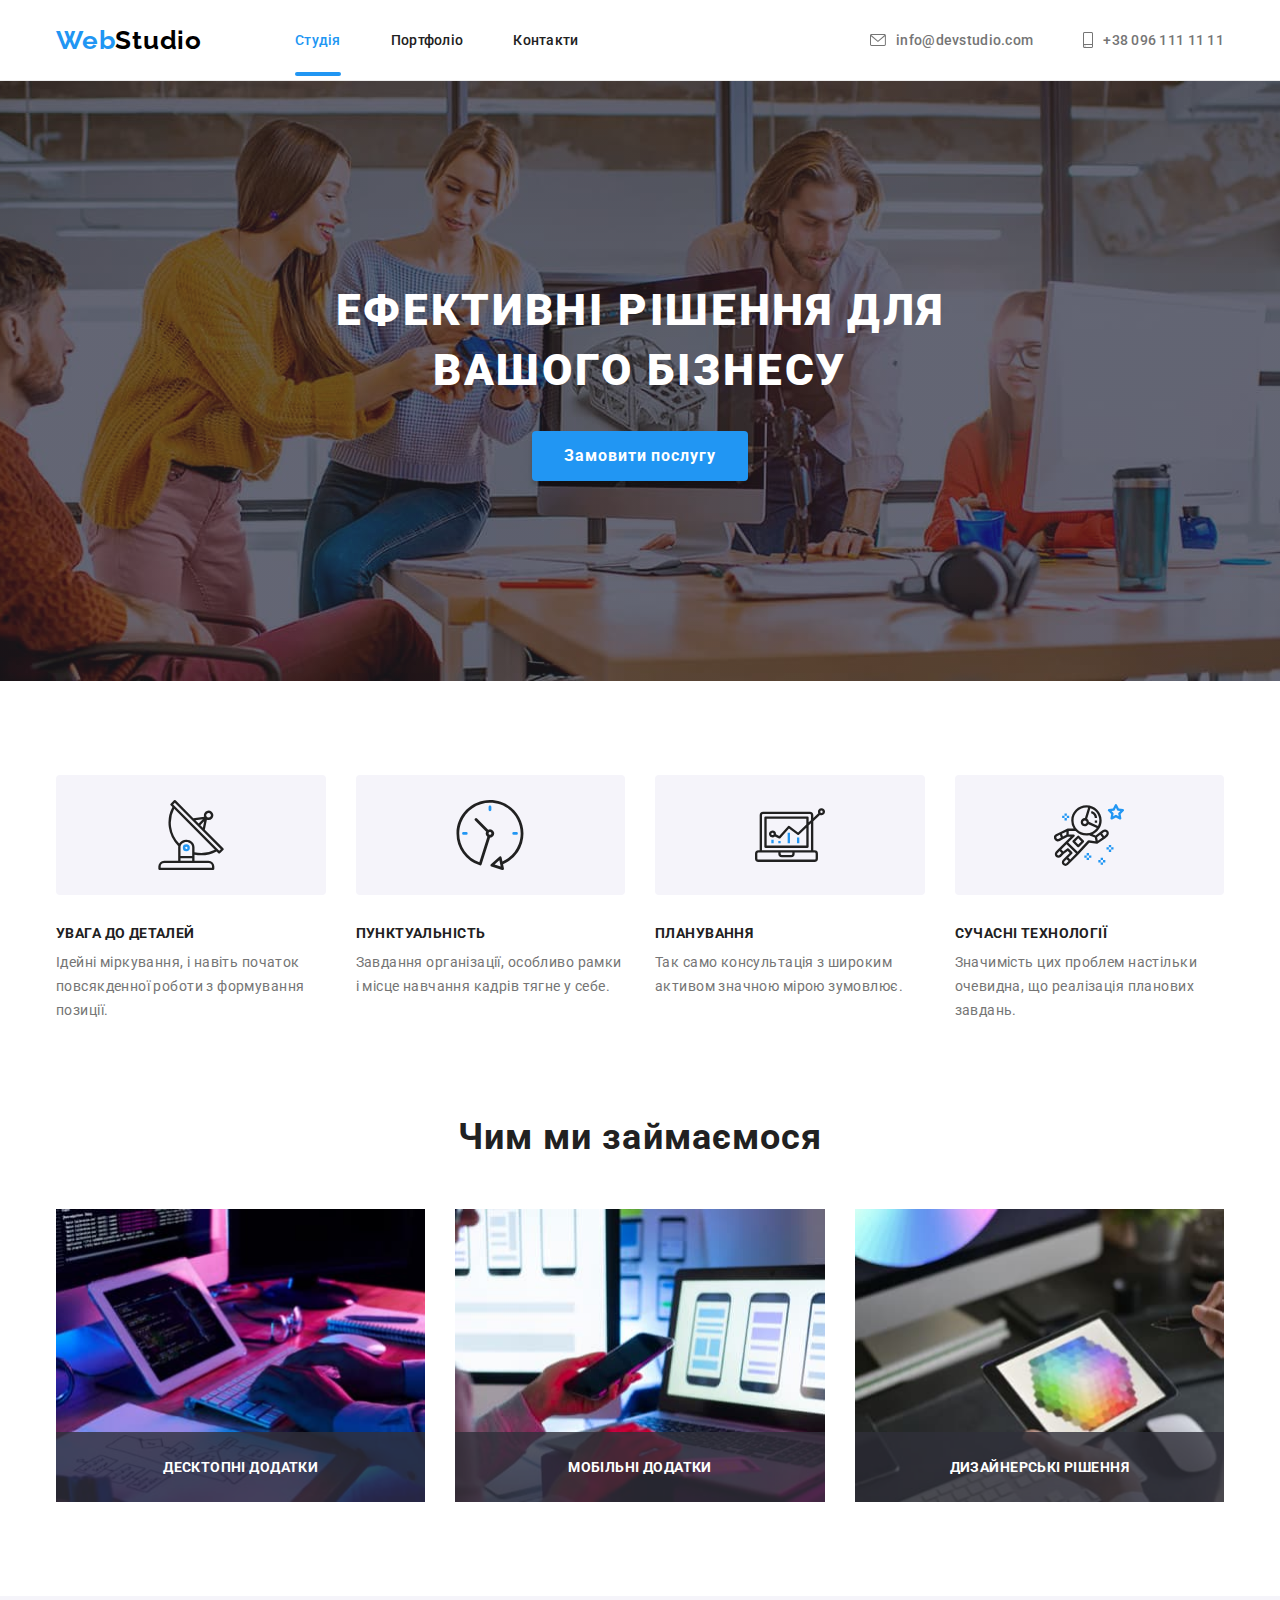
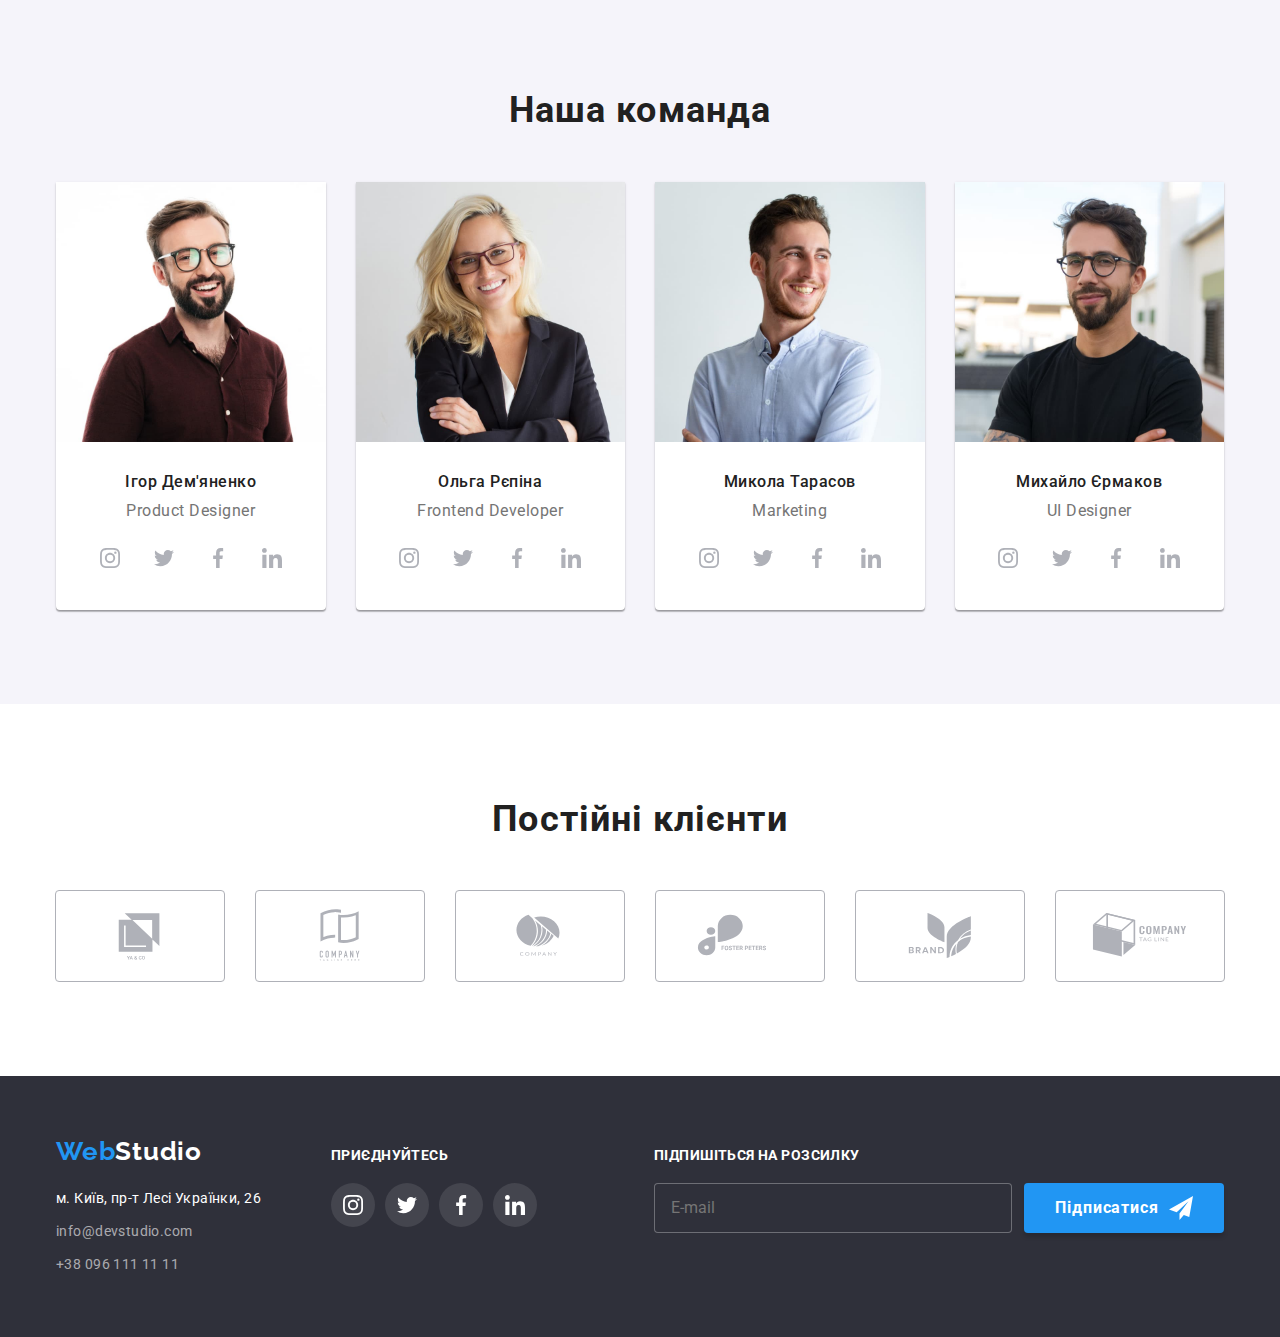
<file: index.html>
<!DOCTYPE html>
<html lang="uk">
  <head>
    <meta charset="UTF-8" />
    <meta http-equiv="X-UA-Compatible" content="IE=edge" />
    <meta name="viewport" content="width=device-width, initial-scale=1.0" />
    <title>WebStudio</title>
    <link
      href="https://fonts.googleapis.com/css2?family=Raleway:wght@700&family=Roboto:wght@400;500;700;900&display=swap"
      rel="stylesheet"
    />
    <link
      rel="stylesheet"
      href="https://cdnjs.cloudflare.com/ajax/libs/modern-normalize/1.1.0/modern-normalize.min.css"
    />
    <link rel="stylesheet" href="./css/style.css" />
    <link rel="preconnect" href="https://fonts.googleapis.com" />
    <link rel="preconnect" href="https://fonts.gstatic.com" crossorigin />
    <link rel="preconnect" href="https://fonts.googleapis.com" />
    <link rel="preconnect" href="https://fonts.gstatic.com" crossorigin />
    <link rel="preconnect" href="https://fonts.googleapis.com" />
    <link rel="preconnect" href="https://fonts.gstatic.com" crossorigin />
  </head>
  <body>
    <!--Логотип сайту-->
    <header class="header">
      <div class="conteiner">
        <div class="header-conteiner">
          <div class="header-nav">
            <a href="./index.html" class="logo">
              <span class="logo-header">Web</span>Studio
            </a>
            <!--Меню навігайції-->
            <nav class="nav-conteiner">
              <ul class="site-nav">
                <li>
                  <a href="index.html" class="link current">Студія</a>
                    
                </li>
                <li><a href="portfolio.html" class="link">Портфоліо</a></li>
                <li><a href="#" class="link">Контакти</a></li>
              </ul>
            </nav>
          </div>

          <ul class="contacts">
            <li class="contacts-item">
              <a href="mailto:info@devstudio.com" class="link">
                <svg class="icon-contacts" width="16px" height="12px">
                  <use href="./images/icons.svg#icon-envelopehover"></use>
                </svg>
                info@devstudio.com
              </a>
            </li>
            <li class="contacts-item">
              <a href="tel:+380961111111" class="link">
                <svg class="icon-contacts" width="10px" height="16px">
                  <use href="./images/icons.svg#icon-smartphone"></use>
                </svg>+38 096 111 11 11</a>
            </li>
          </ul>
        </div>
      </div>
    </header>
    <!--Основний контент-->
    <main>
      <!-- Основний контент героя -->
      <section class="main-hero">
        <div class="conteiner">
          <div class="conteiner-hero">
            <h1 class="title-hero">Ефективні рішення для вашого бізнесу</h1>
            <button class="botton-hero" type="button" data-modal-open>
              Замовити послугу</button>
          </div>
        </div>
      </section>
      <!--Сильні сторони-->
      <section class="section">
        <div class="conteiner">
          <h2 class="visually-hidden">Наші переваги</h2>

          <ul class="list-benefits">
            <li class="item">
              <div class="box-benefits">
                <svg class="icon-benefits" width="70" height="70">
                  <use href="./images/icons.svg#icon-antenna1"></use>
                </svg>
              </div>
              <h3 class="subject">Увага до деталей</h3>
              <p class="text">
                Ідейні міркування, і навіть початок повсякденної роботи з
                формування позиції.
              </p>
            </li>

            <li class="item">
              <div class="box-benefits">
                <svg class="icon-benefits" width="70" height="70">
                  <use href="./images/icons.svg#icon-clock1"></use>
                </svg>
              </div>
              <h3 class="subject">Пунктуальність</h3>
              <p class="text">
                Завдання організації, особливо рамки і місце навчання кадрів
                тягне у себе.
              </p>
            </li>

            <li class="item">
              <div class="box-benefits">
                <svg class="icon-benefits" width="70" height="70">
                  <use href="./images/icons.svg#icon-diagram1"></use>
                </svg>
              </div>
              <h3 class="subject">Планування</h3>
              <p class="text">
                Так само консультація з широким активом значною мірою зумовлює.
              </p>
            </li>

            <li class="item">
              <div class="box-benefits">
                <svg class="icon-benefits" width="70" height="70">
                  <use href="./images/icons.svg#icon-astronaut1"></use>
                </svg>
              </div>
              <h3 class="subject">Сучасні технології</h3>
              <p class="text">
                Значимість цих проблем настільки очевидна, що реалізація
                планових завдань.
              </p>
            </li>
          </ul>
        </div>
      </section>
      <!--Чим ми займаємося-->
      <section class="main-working">
        <div class="conteiner">
          <h2 class="title-working">Чим ми займаємося</h2>
          <ul class="list-working">
            <li class="item-working">
              <img src="./images/img1.jpg" alt="Пишем код" width="370" />
             <p class="text-working">Десктопні додатки</p> 
            </li>
            <li class="item-working">
              <img
                src="./images/img2.jpg"
                alt="Розробляємо мобільні додатки"
                width="370"
              />
              <p class="text-working">Мобільні додатки</p>
            </li>
            <li class="item-working">
              <img
                src="./images/img3.jpg"
                alt="Розробляємо дизайн"
                width="370"
              />
              <p class="text-working">Дизайнерські рішення</p>
            </li>
          </ul>
        </div>
      </section>
      <!--Наша команда-->
      <section class="main-team section">
        <div class="conteiner">
          <h2 class="title-team">Наша команда</h2>
          <ul class="list-team">
            <li class="item-team">
              <img src="./images/img4.jpg" alt="Ігор Дем'яненко" width="270" />
              <div class="conteiner-team">
                <p class="text-team">Ігор Дем'яненко</p>
                <p lang="en" class="desc-team">Product Designer</p>
              </div>
              <ul class="soc-list">
                <li class="soc-item"><a class="soc-link" href="#">
                  <svg class="soc-icon" width="20" height="20">
                    <use href="./images/icons.svg#icon-instagram2"></use>
                  </svg>
                </a></li>
                <li class="soc-item"><a class="soc-link" href="#">
                  <svg class="soc-icon" width="20" height="20">
                    <use href="./images/icons.svg#icon-twitter1"></use>
                  </svg>
                </a></li>
                <li class="soc-item"><a class="soc-link" href="#">
                  <svg class="soc-icon" width="20" height="20">
                    <use href="./images/icons.svg#icon-facebook1"></use>
                  </svg>
                </a></li>
                <li class="soc-item"><a class="soc-link" href="#">
                  <svg class="soc-icon" width="20" height="20">
                    <use href="./images/icons.svg#icon-linkedin1"></use>
                  </svg>
                </a></li>
              </ul>
            </li>
            <li class="item-team">
              <img src="./images/img5.jpg" alt="Ольга Рєпіна" width="270" />
              <div class="conteiner-team">
                <p class="text-team">Ольга Рєпіна</p>
                <p lang="en" class="desc-team">Frontend Developer</p>
              </div>
              <ul class="soc-list">
                <li class="soc-item"><a class="soc-link" href="#">
                  <svg class="soc-icon" width="20" height="20">
                    <use href="./images/icons.svg#icon-instagram2"></use>
                  </svg>
                </a></li>
                <li class="soc-item"><a class="soc-link" href="#">
                  <svg class="soc-icon" width="20" height="20">
                    <use href="./images/icons.svg#icon-twitter1"></use>
                  </svg>
                </a></li>
                <li class="soc-item"><a class="soc-link" href="#">
                  <svg class="soc-icon" width="20" height="20">
                    <use href="./images/icons.svg#icon-facebook1"></use>
                  </svg>
                </a></li>
                <li class="soc-item"><a class="soc-link" href="#">
                  <svg class="soc-icon" width="20" height="20">
                    <use href="./images/icons.svg#icon-linkedin1"></use>
                  </svg>
                </a></li>
              </ul>
            </li>
            <li class="item-team">
              <img src="./images/img6.jpg" alt="Микола Тарасов" width="270" />
              <div class="conteiner-team">
                <p class="text-team">Микола Тарасов</p>
                <p lang="en" class="desc-team">Marketing</p>
              </div>
              <ul class="soc-list">
                <li class="soc-item"><a class="soc-link" href="#">
                  <svg class="soc-icon" width="20" height="20">
                    <use href="./images/icons.svg#icon-instagram2"></use>
                  </svg>
                </a></li>
                <li class="soc-item"><a class="soc-link" href="#">
                  <svg class="soc-icon" width="20" height="20">
                    <use href="./images/icons.svg#icon-twitter1"></use>
                  </svg>
                </a></li>
                <li class="soc-item"><a class="soc-link" href="#">
                  <svg class="soc-icon" width="20" height="20">
                    <use href="./images/icons.svg#icon-facebook1"></use>
                  </svg>
                </a></li>
                <li class="soc-item"><a class="soc-link" href="#">
                  <svg class="soc-icon" width="20" height="20">
                    <use href="./images/icons.svg#icon-linkedin1"></use>
                  </svg>
                </a></li>
              </ul>
            </li>
            <li class="item-team">
              <img src="./images/img7.jpg" alt="Михайло Єрмаков" width="270" />
              <div class="conteiner-team">
                <p class="text-team">Михайло Єрмаков</p>
                <p lang="en" class="desc-team">UI Designer</p>
              </div>
              <ul class="soc-list">
                <li class="soc-item"><a class="soc-link" href="#">
                  <svg class="soc-icon" width="20" height="20">
                    <use href="./images/icons.svg#icon-instagram2"></use>
                  </svg>
                </a></li>
                <li class="soc-item"><a class="soc-link" href="#">
                  <svg class="soc-icon" width="20" height="20">
                    <use href="./images/icons.svg#icon-twitter1"></use>
                  </svg>
                </a></li>
                <li class="soc-item"><a class="soc-link" href="#">
                  <svg class="soc-icon" width="20" height="20">
                    <use href="./images/icons.svg#icon-facebook1"></use>
                  </svg>
                </a></li>
                <li class="soc-item"><a class="soc-link" href="#">
                  <svg class="soc-icon" width="20" height="20">
                    <use href="./images/icons.svg#icon-linkedin1"></use>
                  </svg>
                </a></li>
              </ul>
            </li>
          </ul>
        </div>
      </section>
      <!-- Постійні клієнти -->
      <section class="section">
        <div class="conteiner">
          <h2 class="title-clients">Постійні клієнти</h2>
          <ul class="list-clients">
            <li class="item-clients">
            <a href="#" class="link-clients">
                  <svg class="icon-clients" width="106" height="60">
                    <use href="./images/icons.svg#icon-Logo"></use>
                  </svg>              
            </a>
          </li>
            <li class="item-clients"><a href="#" class="link-clients">
              <svg class="icon-clients" width="106" height="60">
                <use href="./images/icons.svg#icon-Logo1"></use>
              </svg> 
            </a></li>
            <li class="item-clients"><a href="#" class="link-clients">
                  <svg class="icon-clients" width="106" height="60">
                    <use href="./images/icons.svg#icon-Logo2"></use>
                  </svg> 
            </a></li>
            <li class="item-clients"><a href="#" class="link-clients">
              <svg class="icon-clients" width="106" height="60">
                <use href="./images/icons.svg#icon-Logo3"></use>
              </svg> 
            </a></li>
            <li class="item-clients"><a href="#" class="link-clients">
              <svg class="icon-clients" width="106" height="60">
                <use href="./images/icons.svg#icon-Logo4"></use>
              </svg> 
            </a></li>
            <li class="item-clients"><a href="#" class="link-clients">
              <svg class="icon-clients" width="106" height="60">
                <use href="./images/icons.svg#icon-Logo5"></use>
              </svg> 
            </a></li>
          </ul>
        </div>
      </section>
    </main>
    <!-- Футер сайту -->
    <footer class="footer-section">
      <div class="conteiner">
        <div class="box-footer">

          <div class="tumb-footer">
            <div class="box-footer-logo">
              <div class="conteiner-footer">
                <a href="/" class="logo-footer">
                  <span class="footer-desc">Web</span>Studio
                </a>
                      </div>          
                        <address class="footer-address">
                          <ul class="list-footer">
                            <li class="item-footer">
                              <a
                                href="https://goo.gl/maps/CPtrU1FHBa2aNyZL9"
                                target="_blank"
                                rel="noopener noreferrer nofollow"
                                class="address-link map-link"
                                >м. Київ, пр-т Лесі Українки, 26</a
                              >
                            </li>
                            <li class="item-footer">
                              <a href="mailto:info@devstudio.com" class="address-link"
                                >info@devstudio.com</a
                              >
                            </li>
                            <li class="item-footer">
                              <a href="tel:+380961111111" class="address-link"
                                >+38 096 111 11 11</a
                              >
                            </li>
                          </ul>
                        </address>
            </div>
            <div class="box-footer-social">
              <h2 class="footer-title">Приєднуйтесь</h2>
              <ul class="social-list">
                <li>
                  <a href="#" class="social-link">
                  <svg width="20" hight="20">
                  <use href="./images/icons.svg#icon-instagram2"></use>
                </svg></a>
              </li>
                <li>
                  <a href="#" class="social-link">
                  <svg width="20" hight="20">
                  <use href="./images/icons.svg#icon-twitter1"></use>
                </svg></a>
              </li>
                <li>
                  <a href="#" class="social-link">
                  <svg width="20" hight="20">
                  <use href="./images/icons.svg#icon-facebook1"></use>
                </svg></a>
              </li>
                <li>
                  <a href="#" class="social-link">
                  <svg width="20" hight="20">
                  <use href="./images/icons.svg#icon-linkedin1"></use>
                </svg></a>
              </li>
              </ul>
            </div>
          </div>

          <div class="box-form">
            <h2 class="footer-title">Підпишіться на розсилку</h2>
            <form>
              <div class="tumb-form">
                <label class="visually-hidden" for="footer-mail"></label>
                <input 
                class="input-footer"
                type="email"
                name="footer-mail"
                id="footer-mail"
                placeholder="E-mail">
                <button class="btn-form-footer" type="submit">Підписатися
                  <svg class="icon-form-footer" width="24" height="24">
                    <use href="./images/icons.svg#icon-icon-telegram"></use>
                  </svg>
                </button>
              </div>
            </form>
          </div>
        </div>
      </div>
    </footer>
    <!-- Модельне вікно -->
    <div class="backdrop is-hidden" data-modal>
      <div class="modal">
        <button class="modal-button" type="button" data-modal-close>
          <svg class="icon-modal" width="18" height="18">
            <use href="./images/icons.svg#icon-close-black-18dp"></use>
          </svg>
        </button>
        <h2 class="title-form">Залиште свої дані, ми вам передзвонимо</h2>
        <form class="form-modal">
          <label class="form-label" for="user-name">Ім'я</label>
          <div class="form-control">
            <input 
            class="form-input"
            type="text"
            id="user-name"
            name="user-name">
            <svg class="icon-form" width="18" height="18">
              <use href="./images/icons.svg#icon-person"></use>
            </svg>
          </div>
          <label class="form-label" for="phone-form">Телефон</label>
          <div class="form-control">
            <input 
            class="form-input"
            type="tel"
            id="phone-form"
            name="phone-form">
            <svg class="icon-form" width="18" height="18">
              <use href="./images/icons.svg#icon-phone"></use>
            </svg>
          </div>
          <label class="form-label" for="mail-form">Пошта</label>
          <div class="form-control">
            <input 
            class="form-input"
            type="email"
            id="mail-form"
            name="mail-name">
            <svg class="icon-form" width="18" height="18">
              <use href="./images/icons.svg#icon-mail"></use>
            </svg>
          </div>
          <label class="form-label" for="person-comment">Коментар</label>
          <textarea 
          class="form-textarea"
          name="person-comment" 
          id="person-comment"
          placeholder="Введіть текст"></textarea>
          <div class="checkbox">
            <input 
            class="input-checkbox visually-hidden"
            type="checkbox"
            id="terms-checkbox">
            <label class="label-checkbox" for="terms-checkbox">
              Погоджуюся з розсилкою та приймаю 
              <a class="form-link" href="#">Умови договору</a></label>
          </div>
          <button class="btn-form" type="submit">Відправити</button>
        </form>
      </div>
    </div>

    <script src="./js/modal.js"></script>
  </body>
</html>
</file>
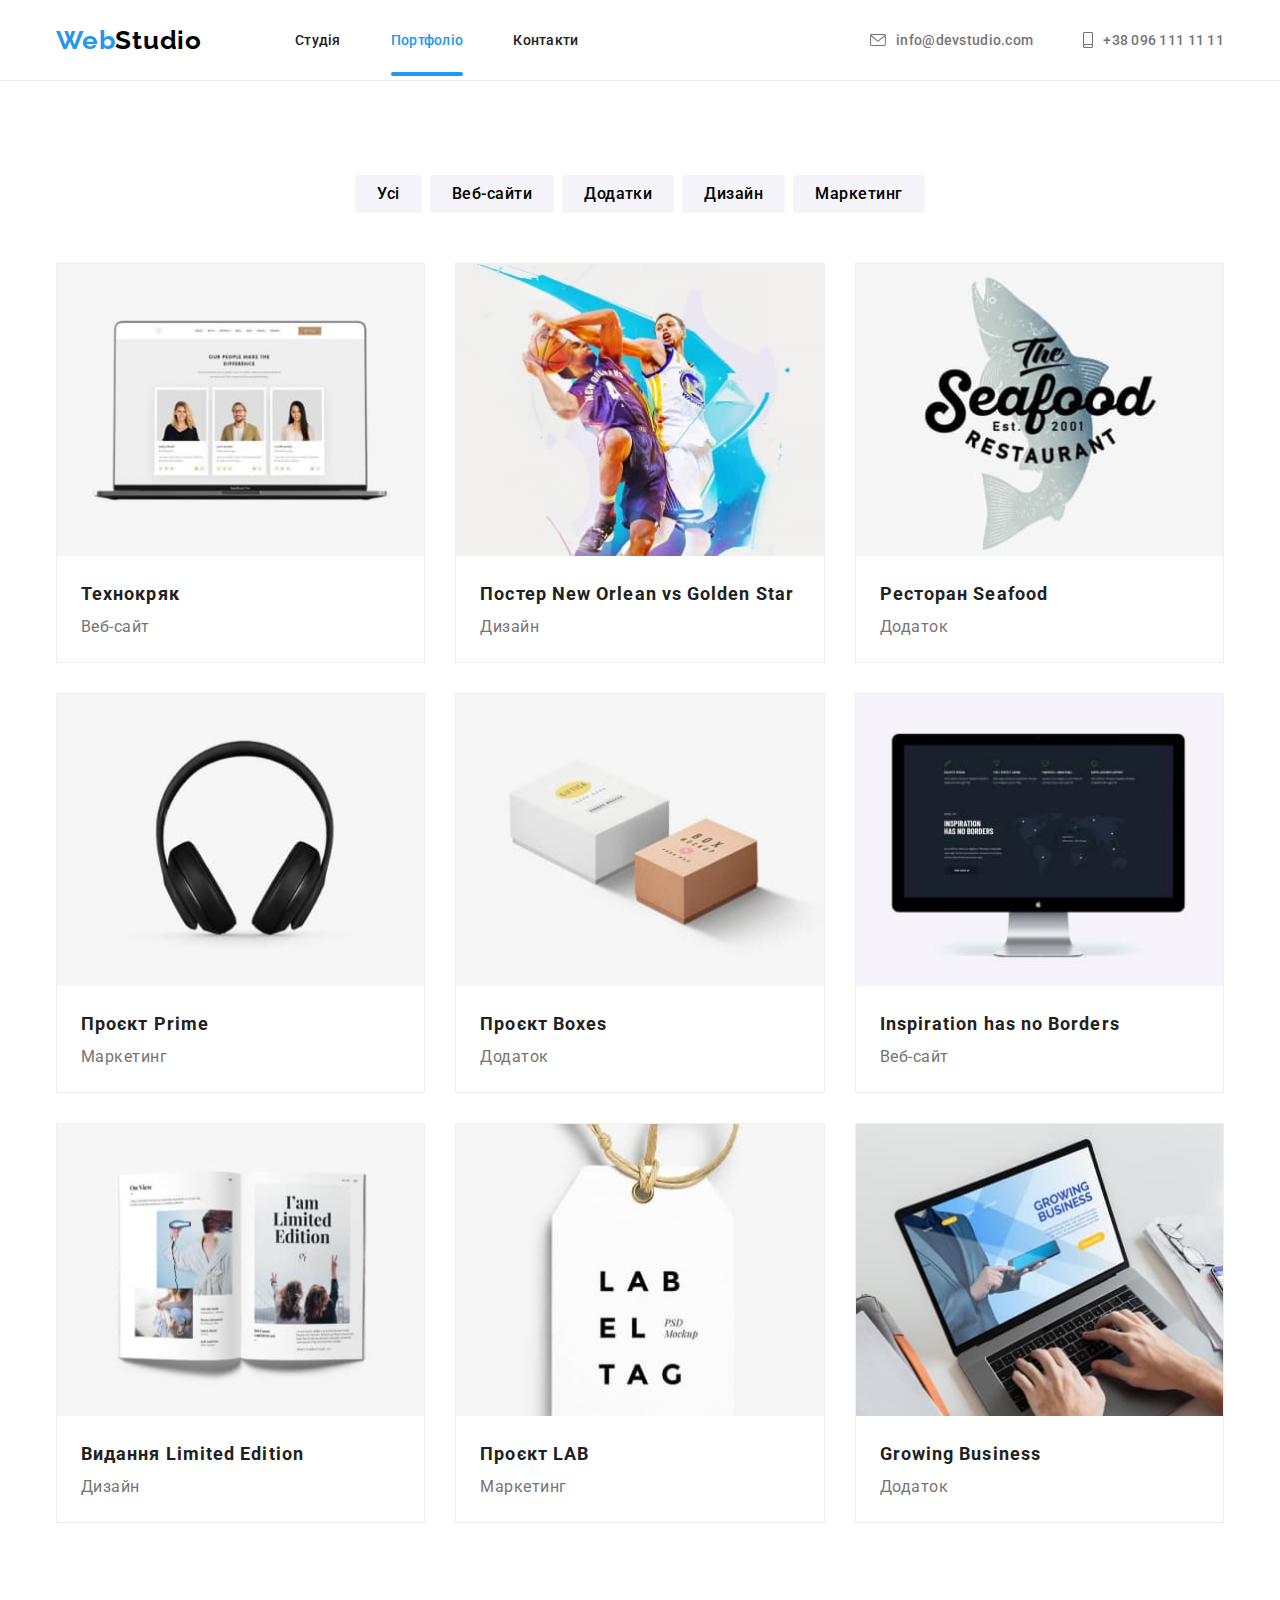
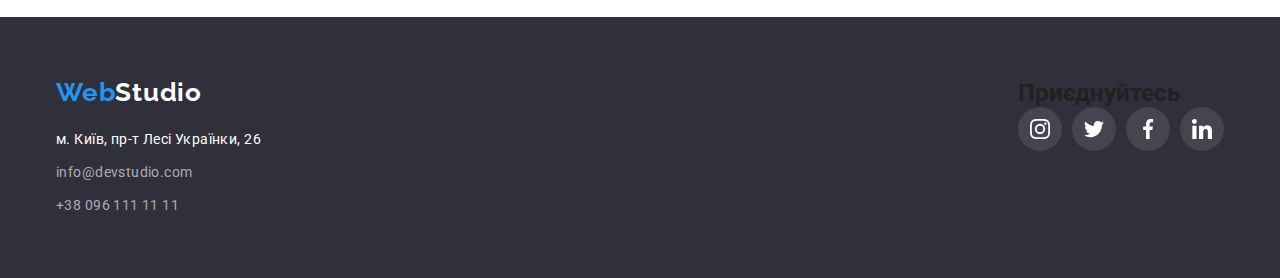
<file: portfolio.html>
<!DOCTYPE html>
<html lang="uk">
  <head>
    <meta charset="UTF-8" />
    <meta http-equiv="X-UA-Compatible" content="IE=edge" />
    <meta name="viewport" content="width=device-width, initial-scale=1.0" />
    <title>WebStudio</title>
    <link
      href="https://fonts.googleapis.com/css2?family=Raleway:wght@700&family=Roboto:wght@400;500;700;900&display=swap"
      rel="stylesheet"
    />
    <link
      rel="stylesheet"
      href="https://cdnjs.cloudflare.com/ajax/libs/modern-normalize/1.1.0/modern-normalize.min.css"
    />
    <link rel="stylesheet" href="./css/style.css" />
    <link rel="preconnect" href="https://fonts.googleapis.com" />
    <link rel="preconnect" href="https://fonts.gstatic.com" crossorigin />
    <link rel="preconnect" href="https://fonts.googleapis.com" />
    <link rel="preconnect" href="https://fonts.gstatic.com" crossorigin />
    <link rel="preconnect" href="https://fonts.googleapis.com" />
    <link rel="preconnect" href="https://fonts.gstatic.com" crossorigin />
  </head>
  <body>
    <!--Шапка профіля-->
    <header class="header">
      <div class="conteiner">
        <div class="header-conteiner">
          <div class="header-nav">
            <a href="./index.html" class="logo">
              <span class="logo-header">Web</span>Studio
            </a>
            <!--Меню навігайції-->
            <nav class="nav-conteiner">
              <ul class="site-nav">
                <li>
                  <a href="index.html" class="link ">Студія</a>
                    
                </li>
                <li><a href="portfolio.html" class="link current">Портфоліо</a></li>
                <li><a href="#" class="link">Контакти</a></li>
              </ul>
            </nav>
          </div>

          <ul class="contacts">
            <li>
              <a href="mailto:info@devstudio.com" class="link">
                <svg class="icon-contacts" width="16px" height="12px">
                  <use href="./images/icons.svg#icon-envelopehover"></use>
                </svg>
                info@devstudio.com
              </a>
            </li>
            <li>
              <a href="tel:+380961111111" class="link">
                <svg class="icon-contacts" width="10px" height="16px">
                  <use href="./images/icons.svg#icon-smartphone"></use>
                </svg>+38 096 111 11 11</a>
            </li>
          </ul>
        </div>
      </div>
    </header>
    <!--Головний контент-->
    <main class="main">
      <!-- Фільтр сторінки портфоліо -->
      <section class="filter-portfolio">
        <div class="conteiner">
          <ul class="items-botton">
            <li class="item-botton">
              <button type="button" class="btn">Усі</button>
            </li>
            <li class="item-botton">
              <button type="button" class="btn">Веб-сайти</button>
            </li>
            <li class="item-botton">
              <button type="button" class="btn">Додатки</button>
            </li>
            <li class="item-botton">
              <button type="button" class="btn">Дизайн</button>
            </li>
            <li class="item-botton">
              <button type="button" class="btn">Маркетинг</button>
            </li>
          </ul>

          <!-- Наповнення сторінки портфоліо -->
          <ul class="list-portfolio">
            <li class="item-portfolio">
              <a href="#" class="link-portfolio">
                <div class="box-portfolio">
                  <img
                src="./images/img-1.jpg"
                alt="Зображення ноутбука на моніторі якого три людини"
                width="370"
              />
              <div class="overlay">
                <p class="text-overlay">Ресурс пропонує комплексні пропозиції з 
                  різним рівнем функціоналу та сервісів. Все це дозволить 
                  відвідувачу отримати вичерпні відомості про компанію чи 
                  приватну особу.
                </p>
              </div>
                </div>
              <div class="text-portfolio">
                <h3 class="title">Технокряк</h3>
                <p class="text">Веб-сайт</p>
              </div>
              </a>
            </li>
            <li class="item-portfolio">
              <a href="#">
                <img
                src="./images/img-2.jpg"
                alt="Два баскетболісти боряться за м'яч"
                width="370"
              />
              <div class="text-portfolio">
                <h3 class="title">Постер New Orlean vs Golden Star</h3>
                <p class="text">Дизайн</p>
              </div>
              </a>
            </li>
            <li class="item-portfolio">
              <a href="#">
                <img
                src="./images/img-3.jpg"
                alt="Риба на якій зображено назва ресторану"
                width="370"
              />
              <div class="text-portfolio">
                <h3 class="title">Ресторан Seafood</h3>
                <p class="text">Додаток</p>
              </div>
              </a>
            </li>
            <li class="item-portfolio">
              <a href="#">
                <img src="./images/img-4.jpg" alt="Навушники" width="370" />
              <div class="text-portfolio">
                <h3 class="title">Проєкт Prime</h3>
                <p class="text">Маркетинг</p>
              </div>
              </a>
            </li>
            <li class="item-portfolio">
              <a href="#">
                <img
                src="./images/img-5.jpg"
                alt="Одна біла коробка одна коричнева"
                width="370"
              />
              <div class="text-portfolio">
                <h3 class="title">Проєкт Boxes</h3>
                <p class="text">Додаток</p>
              </div>
              </a>
            </li>
            <li class="item-portfolio">
              <a href="#">
                <img src="./images/img-6.jpg" alt="Монітор" width="370" />
              <div class="text-portfolio">
                <h3 class="title">Inspiration has no Borders</h3>
                <p class="text">Веб-сайт</p>
              </div>
              </a>
            </li>
            <li class="item-portfolio">
              <a href="#">
                <img
                src="./images/img-7.jpg"
                alt="Відкрита сторінка журналу"
                width="370"
              />
              <div class="text-portfolio">
                <h3 class="title">Видання Limited Edition</h3>
                <p class="text">Дизайн</p>
              </div>
              </a>
            </li>
            <li class="item-portfolio">
              <a href="#">
                <img
                src="./images/img-8.jpg"
                alt="Рекламна вивеска"
                width="370"
              />
              <div class="text-portfolio">
                <h3 class="title">Проєкт LAB</h3>
                <p class="text">Маркетинг</p>
              </div>
              </a>
            </li>
            <li class="item-portfolio">
              <a href="#">
                <img
                src="./images/img-9.jpg"
                alt="Людина працює за ноутбуком"
                width="370"
              />
              <div class="text-portfolio">
                <h3 class="title">Growing Business</h3>
                <p class="text">Додаток</p>
              </div>
              </a>
            </li>
          </ul>
        </div>
      </section>
      <!-- Наповнення сторінки портфоліо -->
    </main>
    <!-- Футер сайту -->
    <footer class="footer-section">
      <div class="conteiner">
        <div class="box-footer">
          <div class="box-footer-logo">
            <div class="conteiner-footer">
              <a href="/" class="logo-footer">
                <span class="footer-desc">Web</span>Studio
              </a>
                    </div>          
                      <address class="footer-address">
                        <ul class="list-footer">
                          <li class="item-footer">
                            <a
                              href="https://goo.gl/maps/CPtrU1FHBa2aNyZL9"
                              target="_blank"
                              rel="noopener noreferrer nofollow"
                              class="address-link map-link"
                              >м. Київ, пр-т Лесі Українки, 26</a
                            >
                          </li>
                          <li class="item-footer">
                            <a href="mailto:info@devstudio.com" class="address-link"
                              >info@devstudio.com</a
                            >
                          </li>
                          <li class="item-footer">
                            <a href="tel:+380961111111" class="address-link"
                              >+38 096 111 11 11</a
                            >
                          </li>
                        </ul>
                      </address>
          </div>
          <div class="box-footer-social">
            <h2 class="social-title">Приєднуйтесь</h2>
            <ul class="social-list">
              <li>
                <a href="#" class="social-link">
                <svg width="20" hight="20">
                <use href="./images/icons.svg#icon-instagram2"></use>
              </svg></a>
            </li>
              <li>
                <a href="#" class="social-link">
                <svg width="20" hight="20">
                <use href="./images/icons.svg#icon-twitter1"></use>
              </svg></a>
            </li>
              <li>
                <a href="#" class="social-link">
                <svg width="20" hight="20">
                <use href="./images/icons.svg#icon-facebook1"></use>
              </svg></a>
            </li>
              <li>
                <a href="#" class="social-link">
                <svg width="20" hight="20">
                <use href="./images/icons.svg#icon-linkedin1"></use>
              </svg></a>
            </li>
            </ul>
          </div>
        </div>
      </div>
    </footer>
  </body>
</html>
</file>
<file: css/style.css>
/* Колір основного тектсу #212121*/
/*Вторичний колір #757575*/
/* Білий #FFFFFF */
/* Акцент #2196F3 */
/* Вторичний колір фона #F5F4FA */
/* Колір логотипу #000000 */
/* Колір фону героя #2F303A */
/* Обов'язково box-sizing!!  */

:root {
    --primary-text-color: #212121;
    --title-text-color: #FFFFFF;
    --desc-text-color: #757575;
    --accent-color: #2196F3;
    --section-content: 94px;
    --icon-pramery-color: #AFB1B8;
    --icon-accent-color: #2196F3;
    --icon-soc-footer: #ffffff;
    --icon-bcg-color: #FFFFFF;
    --bcg-color-benefits: #F5F4FA;
    --bcg-modal: #ffffff;
    --modal-form-color: rgba(33, 33, 33, 0.2);
    --modal-form-accent-color: #2196F3;
    --bcg-footer: #2F303A;
}


body {

    background-color: var(--title-text-color);
    color: var(--primary-text-color);
    
    font-family: 'Roboto', sans-serif;

}
a {
    text-decoration: none;
}
ul {
    list-style-type: none;
}

h1,
h2,
h3,
h4,
h5,
h6,
p {
    margin: 0;
}
img {
    display: block;
    max-width: 100%;
    height: auto;
}
/* Клас контейнер */
.conteiner {
    width: 100%;
    height: auto;
    max-width: 1200px;
    margin: 0 auto;
    padding: 0 16px;
}
/* Клас секшен */
.section {
    padding: var(--section-content) 0;
}

.main-working {
    padding-bottom: var(--section-content);
}

.site-nav .link.current {
    position: relative;
    color: var(--accent-color);
}

.header {
    border-bottom: 1px solid #ECECEC;
}

.filter-portfolio {
    padding: var(--section-content) 0;
}

/* Стиль логотипу */

.header-conteiner {
    display: flex;
    align-items: center;
    justify-content: space-between;
}
.header-nav {
    display: flex;
    align-items: center;
    justify-content: space-between;
    gap: 93px;

}

.site-nav {
    display: flex;
    align-items: center;
    gap: 50px;

    padding: 0;
}

.logo {
  
    font-family: 'Raleway';
    font-weight: 700;
    font-size: 26px;
    line-height: 1.192;
    letter-spacing: 0.03em;
    color: #000000;
}

.logo-header {
    color: var(--accent-color)
}

/* Стилізація навігації сайту */

.site-nav .link {
    font-weight: 500;
    font-size: 14px;
    line-height: 1.142;
    letter-spacing: 0.02em;

    color: var(--primary-text-color);
    
    transition-property: color;
    transition-duration: 250ms;
    transition-timing-function: cubic-bezier(0.4, 0, 0.2, 1);
    transition-delay: 0;
}

.site-nav .link:hover,
.site-nav .link:focus {
   
    color: var(--accent-color);
}

.current::after {
    content: '';
    position: absolute;
    left: 0;
    right: 0;
    bottom: -28px;
    width: 100%;
    height: 4px;
    background-color: var(--accent-color);
    border-radius: 2px;

}

/* Стилізація контактів  */
.contacts {
    display: flex;
    align-items: center;
    gap: 50px;
    padding: 32px 0;
    margin: 0;

    font-weight: 500;
    font-size: 14px;
    line-height: 1.142;
    letter-spacing: 0.02em;
}
/* Стилізація посилань контактів */
.contacts .link {
    display: flex;
    align-items: center;
    gap: 10px;
    color: var(--desc-text-color);
    fill: var(--desc-text-color);

    transition-property: color;
    transition-duration: 250ms;
    transition-timing-function: cubic-bezier(0.4, 0, 0.2, 1);
    transition-delay: 0;
}
/* Стилізація СВГ зображень */

.contacts .icon-contacts {
    transition-property: fill;
    transition-duration: 250ms;
    transition-timing-function: cubic-bezier(0.4, 0, 0.2, 1);
    transition-delay: 0;
}


.contacts .link:hover, 
.link:focus{
    color: var(--accent-color);
}

.contacts .link:hover .icon-contacts {
    fill: var(--icon-accent-color);
}

.contacts .link:focus .icon-contacts {
    fill: var(--icon-accent-color);
}

/* Стилізація героя головного контенту */

.main-hero {
    background-color: #2F303A;
    padding: 200px 0;
    max-width: 1600px;
    height: 600px;
    margin-left: auto;
    margin-right: auto;
    background-image: linear-gradient(to right, rgba(47, 48, 58, 0.4), 
    rgba(47, 48, 58, 0.4)), url("../images/Img-hero.jpg");
    background-repeat: no-repeat;
    background-position: center;
    background-size: cover;
}
 

.title-hero {
    max-width: 696px;

    margin:0 auto 30px auto;
        
    font-weight: 900;
    font-size: 44px;
    line-height: 1.363;
    letter-spacing: 0.06em;
    text-transform: uppercase;
    text-align: center;
    color: var(--title-text-color)
}


.botton-hero {
    margin: 0 auto;
    padding: 10px 32px;
     
    font-family: inherit;
    font-weight: 700;
    font-size: 16px;
    line-height: 1.875;
    border: 0px;
    background: var(--accent-color);
    box-shadow: 0px 4px 4px rgba(0, 0, 0, 0.15);
    border-radius: 4px;
    cursor: pointer;
    
    display: flex;
    align-items: center;
    text-align: center;
    letter-spacing: 0.06em;
    color: var(--title-text-color);
}

.botton-hero:hover,
.botton-hero:focus {
    background: #188CE8;
}

/* Стилізація секції "Наші переваги" */
.visually-hidden {
    position: absolute;
    white-space: nowrap;
    width: 1px;
    height: 1px;
    overflow: hidden;
    border: 0;
    padding: 0;
    clip: rect(0 0 0 0);
    clip-path: inset(50%);
    margin: -1px;
}

.list-benefits {
    padding: 0;
    margin: 0;
    margin-right: -30px;

    display: flex;
    flex-wrap: wrap;
}
.list-benefits > .item {
    flex-basis: calc(100%/4 - 30px);
    margin-right: 30px;
}
/* Стилізація іконок "Наші переваги" */

.box-benefits {
    max-width: 100%;   
    height: 120px;
    margin-bottom: 30px;
    display: flex;
    justify-content: center;
    align-items: center;
    border-radius: 4px;
    background-color: var(--bcg-color-benefits)
    
}

.subject {
    margin-bottom: 10px;
}

.list-benefits .subject {
    font-weight: 700;
    font-size: 14px;
    line-height: 1.142;
    letter-spacing: 0.03em;
    text-transform: uppercase;
}

.list-benefits .text {
    font-size: 14px;
    line-height: 1.714;
    letter-spacing: 0.03em;
    color: var(--desc-text-color)
}

/*Стилізація секції "Чим ми займаємось"  */
.title-working {
    text-align: center;
    font-weight: 700;
    font-size: 36px;
    line-height: 1.166;
    letter-spacing: 0.03em;

    margin-bottom: 50px;
}

.list-working {
    display: flex;
    flex-wrap: wrap;
    gap: 30px;
    padding: 0;
    margin: 0;
    margin-right: -30px;
}
.item-working {
    position: relative;
    flex-basis: calc(100%/3 - 30px);
}

.text-working {
    position: absolute;
    bottom: 0;
    width: 100%;
    padding: 27px 0;
    background-color:rgba(47, 48, 58, 0.8);
    
    font-weight: 700;
    font-style: normal;
    font-size: 14px;
    line-height: 1.142;
    text-align: center;
    letter-spacing: 0.03em;
    text-transform: uppercase;
    color: var(--title-text-color);
}

/* Секція "Наша команда" */
.main-team {
    background: #F5F4FA;
}

.title-team {
    font-weight: 700;
    font-size: 36px;
    line-height: 1.166;
    letter-spacing: 0.03em;
    text-align: center;
    margin-bottom: 50px;
}

.list-team {
    display: flex;
    flex-wrap: wrap;
    gap: 30px;

    margin: 0;
    padding: 0;
    margin-right: -30px;
}

.item-team {
    flex-basis: calc(100%/4 - 30px);

    background: var(--title-text-color);
    box-shadow: 0px 1px 3px rgba(0, 0, 0, 0.12), 0px 1px 1px 
    rgba(0, 0, 0, 0.14), 0px 2px 1px rgba(0, 0, 0, 0.2);
    border-radius: 0px 0px 4px 4px;
}

.conteiner-team {
    text-align: center;
    padding-top: 30px;
    margin-bottom: 16px;
}


.list-team .text-team {
    font-weight: 500;
    font-size: 16px;
    line-height: 1.187;
    letter-spacing: 0.03em;

    margin-bottom: 10px;
}

.list-team .desc-team {
    font-weight: 400;
    font-size: 16px;
    line-height: 1.187;
    letter-spacing: 0.03em;
    color: var(--desc-text-color)
}

/* Додавання соц.мереж */

.soc-list {
    display: flex;
    justify-content: center;
    gap: 10px;

    padding: 0;
    margin: 0;
    margin-bottom: 30px;
}

.soc-link {
    width: 44px;
    height: 44px;
    border-radius: 50%;
    display: flex;
    align-items: center;
    justify-content: center;
    background-color: var(--icon-bcg-color);
    fill: var(--icon-pramery-color);

    transition-property: background-color, fill;
    transition-duration: 250ms;
    transition-timing-function: cubic-bezier(0.4, 0, 0.2, 1);
    transition-delay: 0;
}

.soc-link:hover,
.soc-link:focus {
    background-color: var(--icon-accent-color);
    outline: none;
    fill: var(--icon-bcg-color);
}

/* Секція постійні клієнти */

.title-clients {
    font-weight: 700;
    font-size: 36px;
    line-height: 1.1666em;
    text-align: center;
    letter-spacing: 0.03em;
    margin-bottom: 50px;
}

.list-clients {
    margin: 0;
    padding: 0;
    display: flex;
    justify-content: center;
    align-items: center;
    gap: 30px;
}

.link-clients {
    width: 170px;   
    height: 92px;
    display: flex;
    justify-content: center;
    align-items: center;
    border: 1px solid var(--icon-pramery-color);
    border-radius: 4px;
    fill: var(--icon-pramery-color);
    background-color: var(--icon-bcg-color);

    transition-property: fill, border;
    transition-duration: 250ms;
    transition-timing-function: cubic-bezier(0.4, 0, 0.2, 1);
    transition-delay: 0;
}

.link-clients:hover,
.link-clients:focus
 {
    fill: var(--icon-accent-color);
    outline: none;
    border: 1px solid var(--icon-accent-color);
}

/* Стилі кнопок фільтра */

.items-botton {
    display: flex;
    justify-content: center;
    align-items: center;
    gap: 8px;

    padding: 0;
    margin: 0;
    margin-bottom: 50px;
}

.btn {
    padding: 6px 22px;

    border: 0px;
    background: #F5F4FA;
    border-radius: 4px;
    font-family: 'Roboto';
    font-weight: 500;
    font-size: 16px;
    line-height: 1.625;
    text-align: center;
    letter-spacing: 0.03em;
    cursor: pointer;

    transition-property: background-color, box-shadow, color;
    transition-duration: 250ms;
    transition-timing-function: cubic-bezier(0.4, 0, 0.2, 1);
    transition-delay: 0;
}

.btn:hover,
.btn:focus {
    background-color: var(--accent-color);
    box-shadow: 0px 3px 1px rgba(0, 0, 0, 0.1), 0px 1px 2px rgba(0, 0, 0, 0.08), 0px 2px 2px rgba(0, 0, 0, 0.12);
    color: var(--title-text-color)
}

/* Стилі контенту портфоліо */
.list-portfolio {
    padding: 0;
    margin: 0;
    margin-right: -30px;

    display: flex;
    flex-wrap: wrap;
    gap: 30px;
}

.item-portfolio {
    flex-basis: calc(100%/3 - 30px);
    background: var(--title-text-color);
    
    transition-property: box-shadow, transform;
    transition-duration: 250ms;
    transition-timing-function: cubic-bezier(0.4, 0, 0.2, 1);
    transition-delay: 0;
}

.item-portfolio:hover {
    box-shadow: 0px 1px 1px rgba(0, 0, 0, 0.12), 
    0px 4px 4px rgba(0, 0, 0, 0.06), 
    1px 4px 6px rgba(0, 0, 0, 0.16);
}
.item-portfolio:hover .overlay {
    transform: translateY(0);
}

.list-portfolio > .item-portfolio {
    border: 1px solid #EEEEEE;
}

.box-portfolio {
    position: relative;
    overflow: hidden;
}

.overlay {
    position: absolute;
    bottom: 0;;
    width: 100%;
    height: 100%;
    transform: translateY(100%);
    transition: transform 250ms cubic-bezier(0.4, 0, 0.2, 1);
    padding: 63px 24px;
    background-color: rgba(33, 150, 243, 0.9);

}


.text-overlay {
    font-style: normal;
    font-weight: 400;
    font-size: 18px;
    line-height: 1.555;
    letter-spacing: 0.03em;
    color: var(--title-text-color);
}

.text-portfolio {
    padding: 20px 24px;
}

.list-portfolio .title {
    font-weight: 700;
    font-size: 18px;
    line-height: 2;
    letter-spacing: 0.06em;
    color: var(--primary-text-color);
}

.list-portfolio .text {
    font-size: 16px;
    line-height: 1.875;
    letter-spacing: 0.03em;
    color: var(--desc-text-color)
}

/* Стіль футера */
.footer-section {
    background: #2F303A;
    padding: 60px 0;
}

.box-footer {
    display: flex;
    align-items: baseline;
    justify-content: space-between;    
}

.tumb-footer {
    display: flex;
    align-items: baseline;
    gap: 70px;
}

/* .box-footer > .box-footer-logo {
    margin-right: 70px;
}

.box-footer > .box-footer-social {
    margin-right: 93px;
} */


.conteiner-footer {
    margin-bottom: 20px;
}

.logo-footer {
    font-family: 'Raleway';
    font-weight: 700;
    font-size: 26px;
    line-height: 31px;
    letter-spacing: 0.03em;
    color: var(--title-text-color)
}

.footer-desc {
    color: var(--accent-color);
}

.list-footer {
    margin: 0;
    padding: 0;
}


.item-footer:not(:last-child) {
    margin-bottom: 9px;
}

.item-footer > .map-link {
    font-size: 14px;
    line-height: 1.714;
    letter-spacing: 0.03em;
    color: var(--title-text-color);
}

.address-link {
    font-style: normal;
    font-size: 14px;
    line-height: 1.714;
    letter-spacing: 0.03em;
    color: rgba(255, 255, 255, 0.6);
}

.address-link:hover,
.address-link:focus {
    color: var(--accent-color)
}

/* Соцільні мережі футера */

.footer-title {
    margin-bottom: 20px;
    font-weight: 700;
    font-size: 14px;
    line-height: 1.142em;
    letter-spacing: 0.03em;
    text-transform: uppercase;
    color: var(--title-text-color)
    
}

.social-list {
    padding: 0;
    margin: 0;
    display: flex;
    align-items: center;
    gap: 10px;
}

.social-link {
    width: 44px;
    height: 44px;
    border-radius: 50%;
    display: flex;
    justify-content: center;
    background: rgba(255, 255, 255, 0.1);
    fill: var(--icon-soc-footer);

    transition-property: background-color;
    transition-duration: 250ms;
    transition-timing-function: cubic-bezier(0.4, 0, 0.2, 1);
    transition-delay: 0;
    
}

.social-link:hover, 
.social-link:focus
{
    background-color: var(--icon-accent-color);
}

/* Форма футера */

/* .box-form {
    margin-right: 0;
} */

.tumb-form {
    display: flex;
    align-items: center;
    margin: 0;
    padding: 0;
    gap: 12px;
}

.input-footer {
    padding: 14px 16px;
    width: 358px;
    background-color: var(--bcg-footer);
    border: 1px solid rgba(255, 255, 255, 0.3);
    border-radius: 4px;

    font-size: 16px;
    line-height: 1.25;
    color: #ffffff;
}


.btn-form-footer {
    display: flex;
    justify-content: center;
    align-items: center;
    width: 200px;
    height: 50px;
    letter-spacing: 0.06em;
    font-weight: 700;
    font-size: 16px;
    line-height: 1.875;
    color: #ffffff;
    background-color: var(--accent-color);
    border: 0;
    box-shadow: 0px 4px 4px rgba(0, 0, 0, 0.15);
    border-radius: 4px;
    cursor: pointer;

    transition-property: background-color;
    transition-duration: 250ms;
    transition-timing-function: cubic-bezier(0.4, 0, 0.2, 1);
}

.btn-form-footer:hover {
    background-color: #188CE8;
}

.icon-form-footer {
    margin-left: 10px;
    fill: #ffffff;
}

/* Modal */

.backdrop {
    position: fixed;
    top: 0;
    left: 0;
    width: 100%;
    height: 100%;
    z-index: 1;
    background-color: rgba(0, 0, 0, 0.2);

    transition-property: transform, opacity, visibility;
    transition-duration: 500ms;
    transition-timing-function: cubic-bezier(0.4, 0, 0.2, 1);
    

}

.backdrop.is-hidden {
    opacity: 0;
    visibility: hidden;
    pointer-events: none;
    transform: scale(1.2);

}


.modal {
    position: absolute;
    top: 50%;
    left: 50%;
    transform: translate(-50%, -50%);
    
    width: 528px;
    min-height: 581px;
    background-color: var(--bcg-modal);
    box-shadow: 0px 1px 3px rgba(0, 0, 0, 0.12), 
    0px 1px 1px rgba(0, 0, 0, 0.14), 
    0px 2px 1px rgba(0, 0, 0, 0.2);
    border-radius: 4px;

}

.modal-button {
    position: absolute;
    top: 8px;
    right: 8px;
    width: 30px;
    height: 30px;
    display: flex;
    justify-content: center;
    align-items: center;

    background-color: var(--bcg-modal);
    border-radius: 50%;
    border: 1px solid rgba(0, 0, 0, 0.1);

    cursor: pointer;
    transition-property: fill;
    transition-duration: 250ms;
    transition-timing-function: cubic-bezier(0.4, 0, 0.2, 1);;
    
}

.modal-button:hover {
    fill: var(--icon-accent-color);
}

/* Стилі форм модельного вікна */

.title-form {
    margin-top: 40px;
    margin-bottom: 12px;

    font-weight: 700;
    font-size: 20px;
    line-height: 1.15;
    text-align: center;
    letter-spacing: 0.03em;

    color: var(--primary-text-color)
}

.form-modal {
    padding-left: 40px;
    padding-right: 40px;
}

.form-label {
    display: block;
    margin-bottom: 4px;
    font-size: 12px;
    line-height: 1.166;
    letter-spacing: 0.01em;
    color: var(--desc-text-color)
}

.form-control {
    position: relative;
    margin-bottom: 10px;
}


.form-input {
    width: 100%;
    padding: 12px;
    padding-left: 32px;
    border: 1px solid var(--modal-form-color);
    border-radius: 4px;
    outline: none;
    font-size: 12px;
    line-height: 1.1666;
    letter-spacing: 0.01em;

    transition-property: border-color;
    transition-duration: 250ms;
    transition-timing-function: cubic-bezier(0.4, 0, 0.2, 1);
}

.form-input:focus {
    border-color: var(--modal-form-accent-color);
}

.icon-form {
    position: absolute;
    left: 12px;
    top: 50%;
    transform: translateY(-50%);
    fill: #212121;   
    transition-property: fill;
    transition-duration: 250ms;
    transition-timing-function: cubic-bezier(0.4, 0, 0.2, 1);
}

.form-control:focus-within .icon-form {
    fill: var(--modal-form-accent-color);
}

.form-textarea {
    width: 100%;
    height: 120px;
    padding: 12px;
    margin-bottom: 20px;
    border: 1px solid var(--modal-form-color);
    border-radius: 4px;
    font-size: 12px;
    line-height: 1.1666;
    letter-spacing: 0.01em;
    outline: none;
    resize: none;

    transition-property: border;
    transition-duration: 250ms;
    transition-timing-function: cubic-bezier(0.4, 0, 0.2, 1);
}

.form-textarea:focus {
    border-color: var(--modal-form-accent-color);
}

.checkbox {
    display: block;
    text-align: center;
    margin: 0;
    margin-bottom: 30px;
    padding: 0;

}

.input-checkbox {
    appearance: none;
}


.label-checkbox {
    position: relative;
    padding-left: 23px;
    
    font-size: 14px;
    line-height: 1.714;
    letter-spacing: 0.03em;
    color: var(--desc-text-color);
    cursor: pointer;
}

.label-checkbox::before {
    content: '';
    position: absolute;
    top: 0;
    left: 0;
    width: 16px;
    height: 15px;
    background-image: url(../images/Vector-ramka.svg);
    background-size: contain;
    
}

.label-checkbox::after {
    content: '';
    position: absolute;
    left: 0;
    top: 0;
    width: 16px;
    height: 15px;
    background-image: url(../images/iconcheck1.svg);
    background-size: contain;
    opacity: 0;
}

.input-checkbox:checked + .label-checkbox::before {
    opacity: 0;
}

.input-checkbox:checked + .label-checkbox::after {
    opacity: 1;
}

.form-link {
    color: var(--modal-form-accent-color);
    text-decoration: underline;
}

.btn-form {
    display: flex;
    justify-content: center;
    align-items: center;
    margin: 0 auto;
    margin-bottom: 40px;
    width: 200px;
    height: 50px;

    font-weight: 700;
    font-size: 16px;
    letter-spacing: 0.06em;
    line-height: 1.875;
    color: var(--bcg-modal);
    background-color: var(--modal-form-accent-color);
    border: 0;
    box-shadow: 0px 4px 4px rgba(0, 0, 0, 0.15);
    border-radius: 4px;
    cursor: pointer;

    transition-property: background-color;
    transition-duration: 250ms;
    transition-timing-function: cubic-bezier(0.4, 0, 0.2, 1);

}

.btn-form:hover {
    background-color: #188CE8;
}

/* 
@keyframes scale {
    0% {
        transform: scale(1);
    }

    100% {
        transform: scale(2);
    }
} */
</file>
